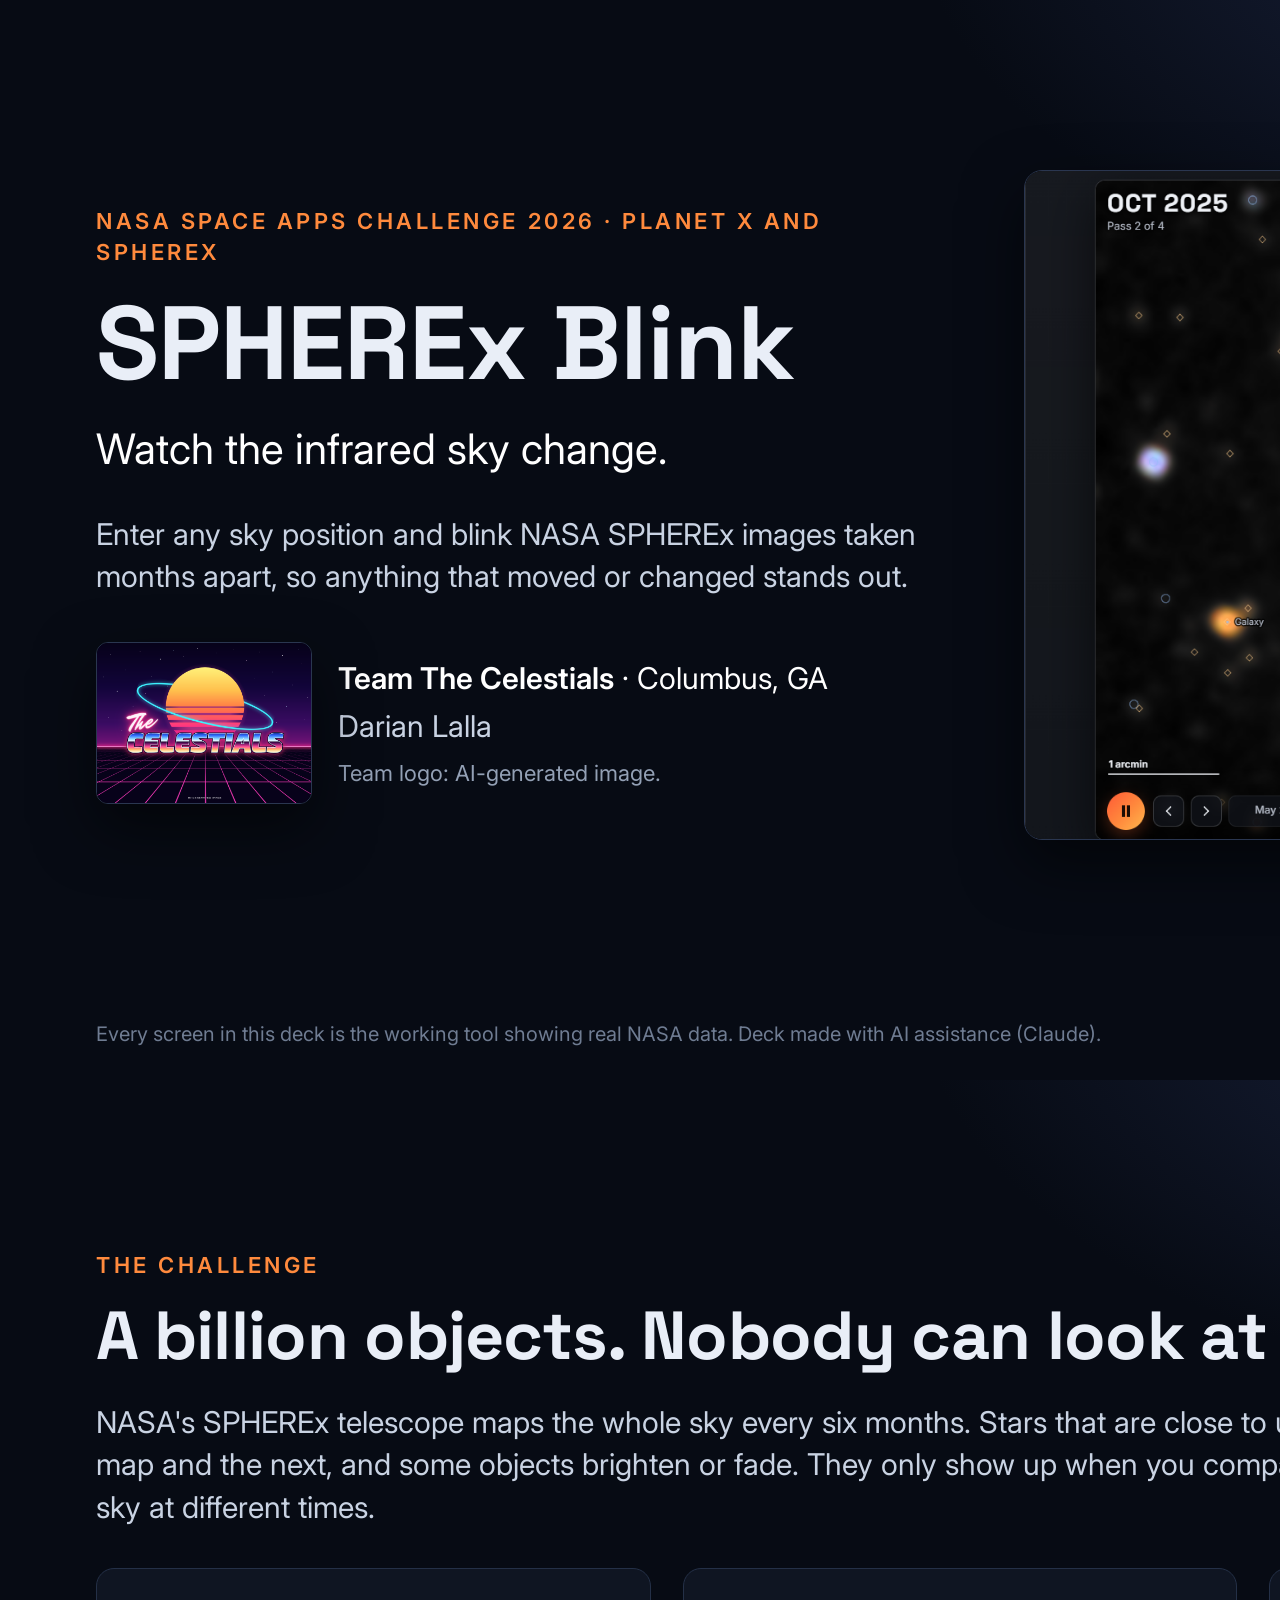
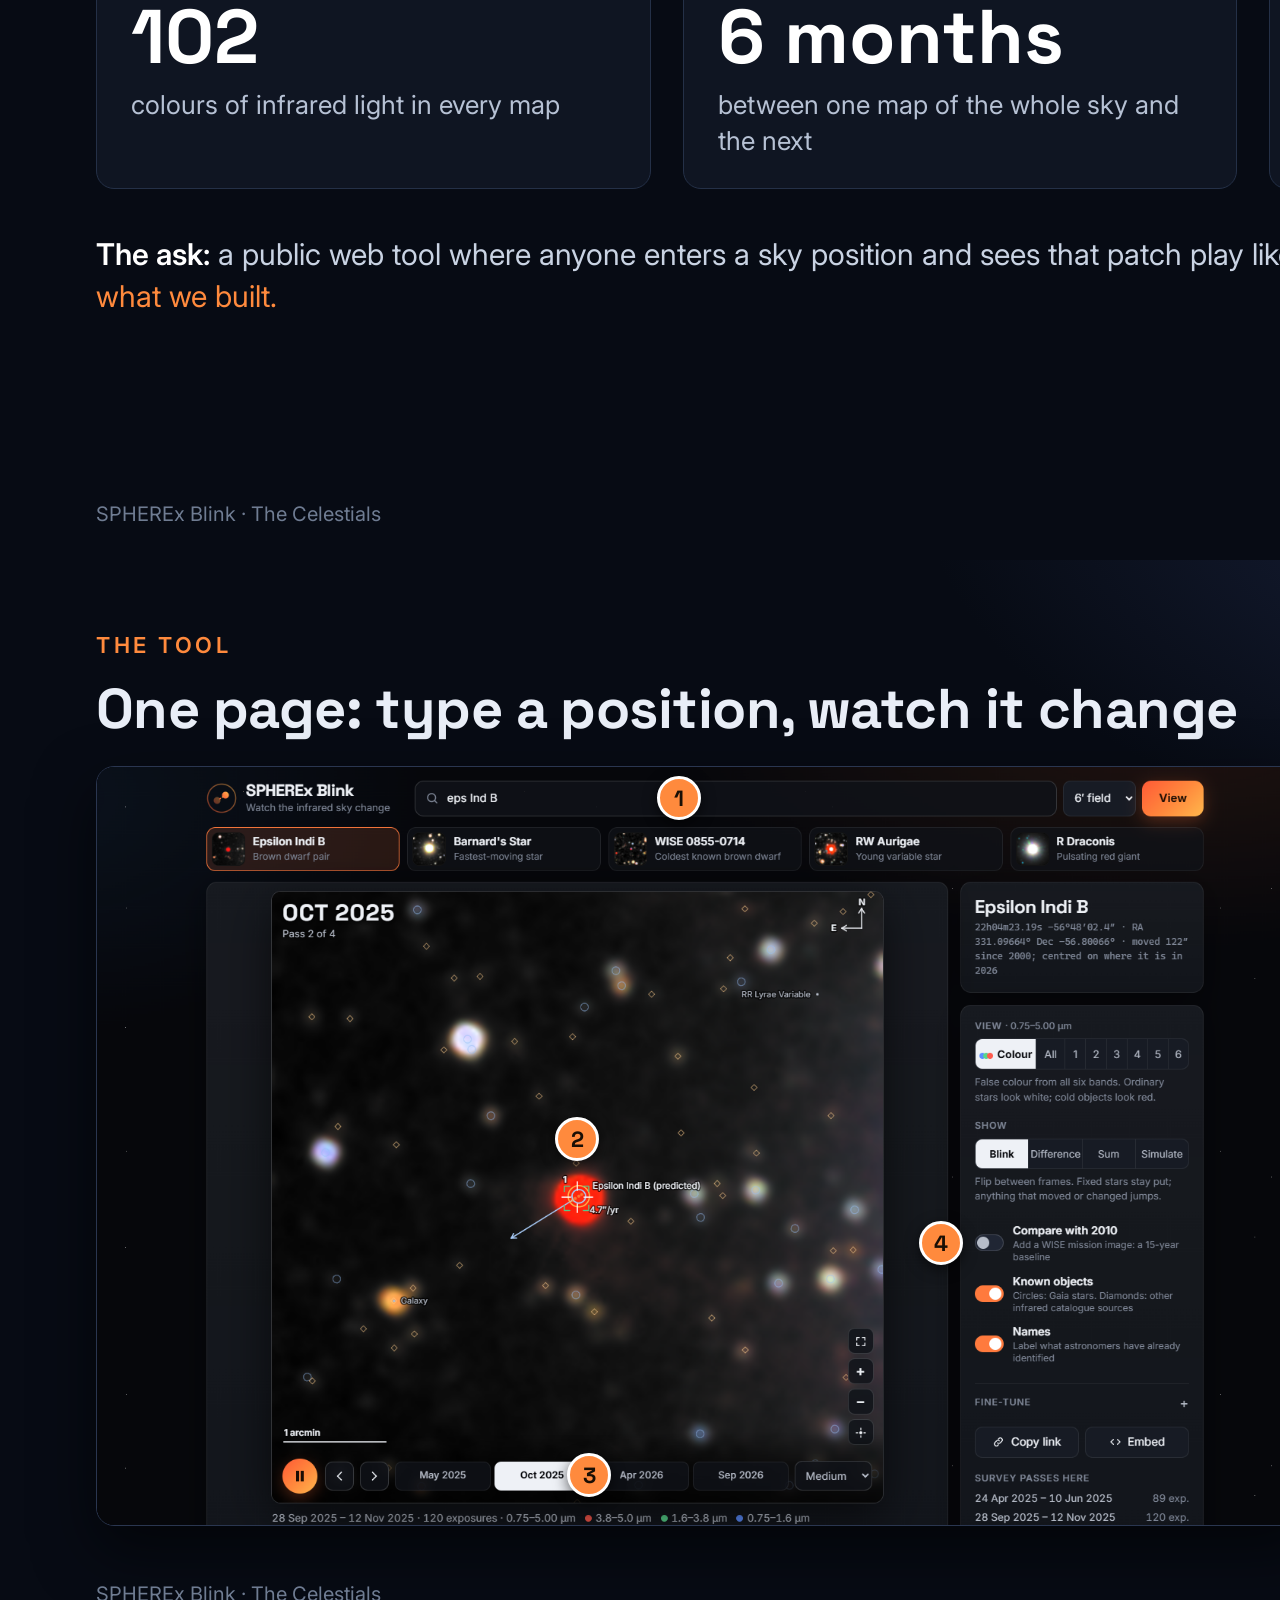
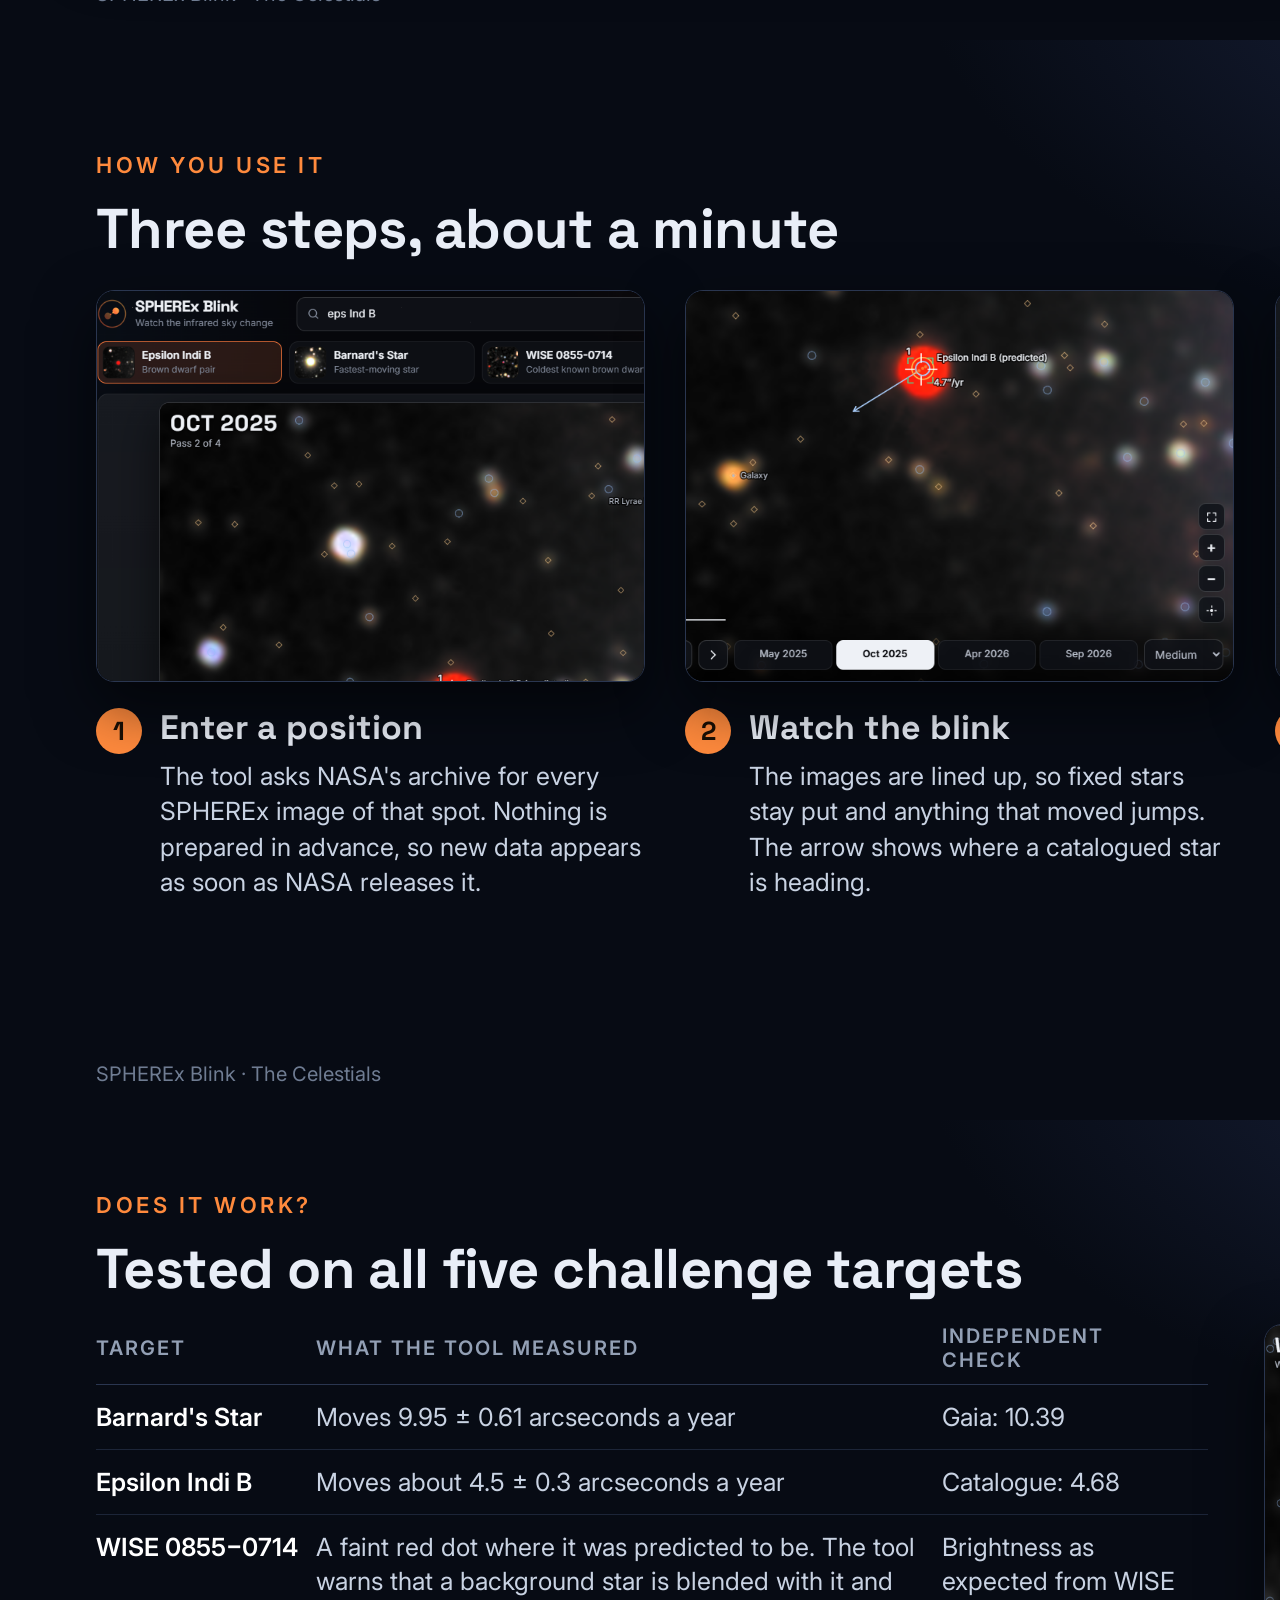
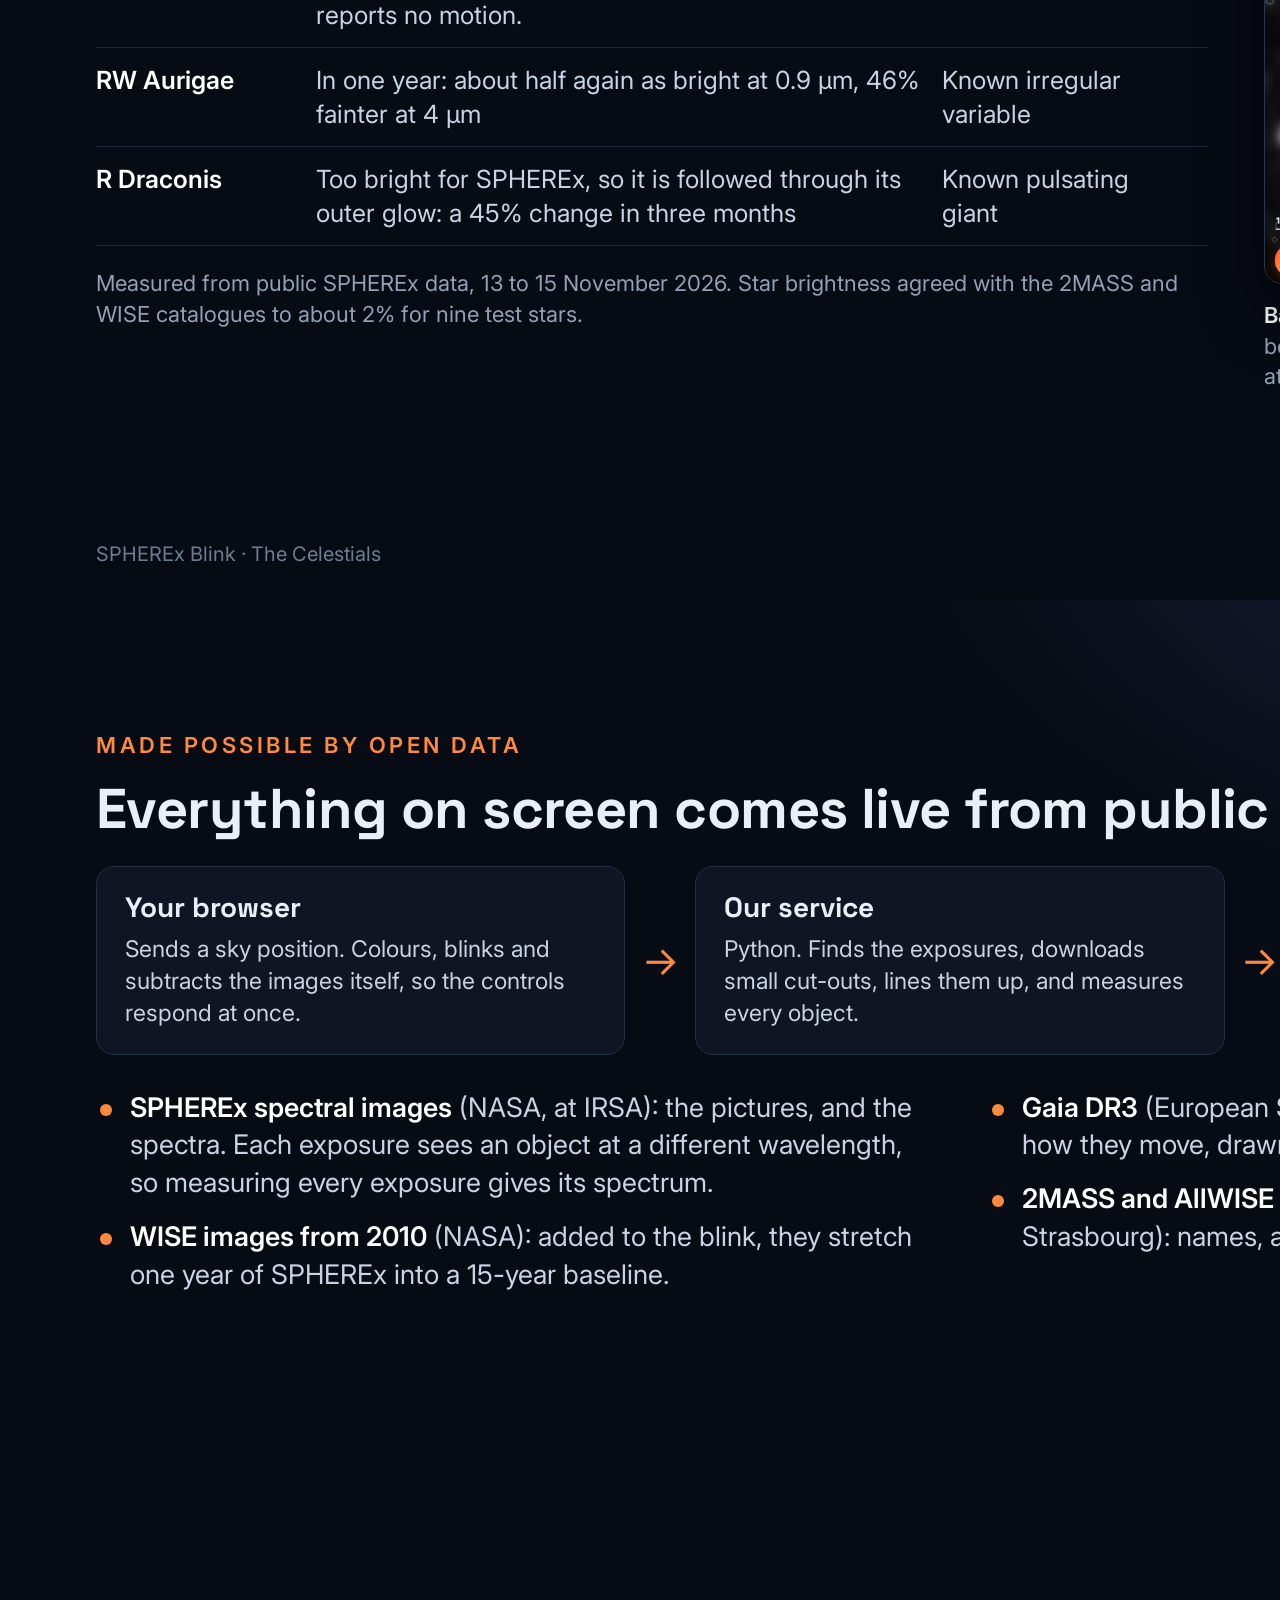
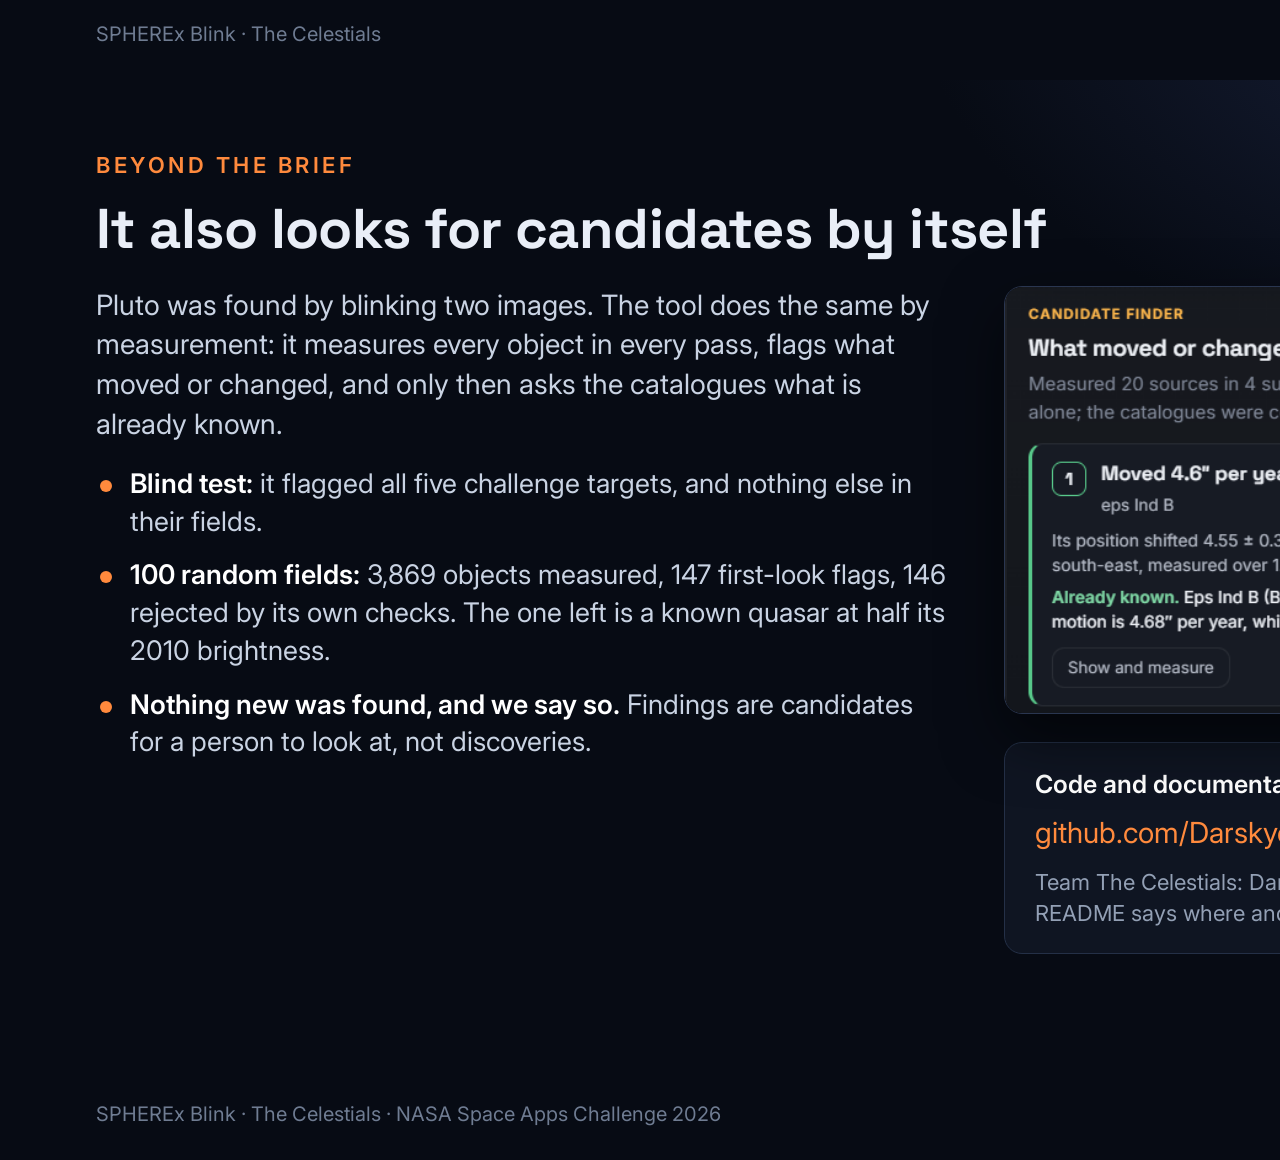
<file: submission/demo/deck.html>
<!doctype html>
<!--
  SPHEREx Blink: demo deck (7 slides) for the 2026 NASA Space Apps Challenge, "Planet X and SPHEREx".
  Team The Celestials.

  Made with AI assistance: Claude (Anthropic), through Claude Code, wrote this file under the team's
  direction. The screenshots in shots/ are captures of the working tool showing real SPHEREx and WISE
  data; they are not AI-generated. The team logo is AI-generated and is labelled as such.

  To make the PDF: open this file in Edge or Chrome and print to PDF with no margins, or run
    msedge --headless=new --no-pdf-header-footer --print-to-pdf=SPHEREx-Blink-demo.pdf deck.html
-->
<html lang="en">
<head>
<meta charset="utf-8">
<meta name="generator" content="Written with AI assistance (Claude, Anthropic)">
<title>SPHEREx Blink: demo</title>
<link href="https://fonts.googleapis.com/css2?family=Inter:wght@400;500;600&family=Space+Grotesk:wght@500;700&display=swap" rel="stylesheet">
<style>
  @page { size: 1920px 1080px; margin: 0; }
  * { box-sizing: border-box; }
  html, body { margin: 0; background: #05080f; }
  body { -webkit-print-color-adjust: exact; print-color-adjust: exact; font-family: 'Inter', system-ui, sans-serif; color: #e9eef7; }
  .slide { position: relative; width: 1920px; height: 1080px; overflow: hidden; page-break-after: always; break-after: page;
           background: radial-gradient(1200px 700px at 85% -10%, #1b2440 0%, rgba(27, 36, 64, 0) 60%), #070b14; padding: 84px 96px 0 96px; }
  .slide:last-child { page-break-after: auto; break-after: auto; }
  .kicker { font-size: 22px; font-weight: 600; letter-spacing: 0.16em; text-transform: uppercase; color: #ff8a3d; margin: 0 0 18px 0; }
  h1 { font-family: 'Space Grotesk', sans-serif; font-weight: 700; font-size: 68px; line-height: 1.08; margin: 0 0 28px 0; letter-spacing: -0.01em; }
  h2 { font-family: 'Space Grotesk', sans-serif; font-weight: 700; font-size: 34px; line-height: 1.2; margin: 0 0 10px 0; }
  p { font-size: 30px; line-height: 1.42; margin: 0 0 20px 0; color: #c9d3e3; }
  .small { font-size: 22px; line-height: 1.4; color: #93a0b5; }
  strong { color: #ffffff; font-weight: 600; }
  .accent { color: #ff8a3d; }
  .foot { position: absolute; left: 96px; right: 96px; bottom: 34px; display: flex; justify-content: space-between; font-size: 20px; color: #6f7c92; }
  .crop { position: relative; overflow: hidden; border-radius: 18px; border: 1px solid #2a3650; background: #000; box-shadow: 0 24px 60px rgba(0, 0, 0, 0.55); }
  .crop img { position: absolute; display: block; max-width: none; }
  .cols { display: flex; gap: 64px; }
  .tile { background: #0f1522; border: 1px solid #243047; border-radius: 18px; padding: 30px 34px; flex: 1; }
  .tile .big { font-family: 'Space Grotesk', sans-serif; font-weight: 700; font-size: 76px; line-height: 1; color: #ffffff; margin-bottom: 12px; }
  .tile .lab { font-size: 26px; line-height: 1.35; color: #b6c1d4; }
  .num { display: inline-flex; align-items: center; justify-content: center; width: 46px; height: 46px; border-radius: 50%; background: #ff8a3d; color: #1a0f05;
         font-family: 'Space Grotesk', sans-serif; font-weight: 700; font-size: 26px; flex: none; }
  .pin { position: absolute; width: 44px; height: 44px; border-radius: 50%; background: #ff8a3d; color: #1a0f05; border: 3px solid #ffffff;
         font-family: 'Space Grotesk', sans-serif; font-weight: 700; font-size: 22px; display: flex; align-items: center; justify-content: center; box-shadow: 0 4px 14px rgba(0, 0, 0, 0.6); }
  .legend { display: flex; flex-direction: column; gap: 26px; }
  .legend .row { display: flex; gap: 20px; align-items: flex-start; }
  .legend .row p { margin: 0; font-size: 27px; line-height: 1.38; }
  table { border-collapse: collapse; width: 100%; }
  th { text-align: left; font-size: 20px; font-weight: 600; letter-spacing: 0.1em; text-transform: uppercase; color: #93a0b5; padding: 0 18px 12px 0; border-bottom: 1px solid #2a3650; }
  td { font-size: 25px; line-height: 1.36; color: #c9d3e3; padding: 15px 18px 15px 0; border-bottom: 1px solid #1c2538; vertical-align: top; }
  td:first-child { color: #ffffff; font-weight: 600; white-space: nowrap; }
  .flow { display: flex; align-items: stretch; gap: 0; margin: 8px 0 34px 0; }
  .flow .box { flex: 1; background: #0f1522; border: 1px solid #243047; border-radius: 18px; padding: 24px 28px; }
  .flow .box h2 { font-size: 28px; }
  .flow .box p { font-size: 23px; line-height: 1.38; margin: 0; }
  .flow .arrow { flex: none; width: 70px; display: flex; align-items: center; justify-content: center; font-size: 40px; color: #ff8a3d; }
  ul { margin: 0; padding: 0; list-style: none; }
  li { font-size: 27px; line-height: 1.4; color: #c9d3e3; margin: 0 0 16px 0; padding-left: 34px; position: relative; }
  li::before { content: ""; position: absolute; left: 4px; top: 15px; width: 12px; height: 12px; border-radius: 50%; background: #ff8a3d; }
</style>
</head>
<body>

<!-- 1. Title -->
<section class="slide" style="padding-top: 0; padding-bottom: 70px; display: flex; flex-direction: column; justify-content: center">
  <div class="cols" style="align-items: center; gap: 72px">
    <div style="flex: 1">
      <p class="kicker">NASA Space Apps Challenge 2026 · Planet X and SPHEREx</p>
      <h1 style="font-size: 104px; margin-bottom: 20px">SPHEREx Blink</h1>
      <p style="font-size: 42px; color: #ffffff; margin-bottom: 34px">Watch the infrared sky change.</p>
      <p>Enter any sky position and blink NASA SPHEREx images taken months apart, so anything that moved or changed stands out.</p>
      <div style="display: flex; gap: 26px; align-items: center; margin-top: 44px">
        <div class="crop" style="width: 216px; height: 162px; border-radius: 12px; flex: none"><img src="../team-logo.png" alt="The Celestials team logo" style="left: 0; top: 0; width: 216px"></div>
        <div>
          <p style="margin: 0 0 6px 0; color: #ffffff"><strong>Team The Celestials</strong> · Columbus, GA</p>
          <p style="margin: 0 0 10px 0">Darian Lalla</p>
          <p class="small" style="margin: 0">Team logo: AI-generated image.</p>
        </div>
      </div>
    </div>
    <div class="crop" style="width: 800px; height: 670px; flex: none"><img src="shots/epsind.png" alt="The tool showing Epsilon Indi B as a red dot among white stars" style="left: -118px; top: -125px; width: 1312px"></div>
  </div>
  <div class="foot"><span>Every screen in this deck is the working tool showing real NASA data. Deck made with AI assistance (Claude).</span><span>1 / 7</span></div>
</section>

<!-- 2. The problem -->
<section class="slide" style="padding-top: 170px">
  <p class="kicker">The challenge</p>
  <h1>A billion objects. Nobody can look at them all.</h1>
  <p style="max-width: 1500px">NASA's SPHEREx telescope maps the whole sky every six months. Stars that are close to us drift between one map and the next, and some objects brighten or fade. They only show up when you compare the same patch of sky at different times.</p>
  <div class="cols" style="gap: 32px; margin: 40px 0 44px 0">
    <div class="tile"><div class="big">102</div><div class="lab">colours of infrared light in every map</div></div>
    <div class="tile"><div class="big">6 months</div><div class="lab">between one map of the whole sky and the next</div></div>
    <div class="tile"><div class="big">1 billion+</div><div class="lab">objects imaged, far too many for any one person</div></div>
  </div>
  <p style="max-width: 1500px"><strong>The ask:</strong> a public web tool where anyone enters a sky position and sees that patch play like a little video. <span class="accent">That is what we built.</span></p>
  <div class="foot"><span>SPHEREx Blink · The Celestials</span><span>2 / 7</span></div>
</section>

<!-- 3. The tool -->
<section class="slide" style="padding-top: 70px">
  <p class="kicker">The tool</p>
  <h1 style="font-size: 56px; margin-bottom: 26px">One page: type a position, watch it change</h1>
  <div class="cols" style="gap: 48px">
    <div class="crop" style="width: 1216px; height: 760px; flex: none">
      <img src="shots/epsind.png" alt="Full view of the tool: search box, example targets, the sky image with a red dot at the centre, and the controls" style="left: 0; top: 0; width: 1216px">
      <div class="pin" style="left: 560px; top: 9px">1</div>
      <div class="pin" style="left: 458px; top: 350px">2</div>
      <div class="pin" style="left: 470px; top: 686px">3</div>
      <div class="pin" style="left: 822px; top: 454px">4</div>
    </div>
    <div class="legend" style="flex: 1; padding-top: 6px">
      <div class="row"><span class="num">1</span><p><strong>Any position or name.</strong> Coordinates, or a name such as "Barnard's Star". Five challenge targets are one click away.</p></div>
      <div class="row"><span class="num">2</span><p><strong>Cold objects glow red.</strong> Ordinary stars are white. This red dot is the brown dwarf pair Epsilon Indi B.</p></div>
      <div class="row"><span class="num">3</span><p><strong>Blink between passes.</strong> Each button is one SPHEREx pass over this spot. Play, step, or change speed.</p></div>
      <div class="row"><span class="num">4</span><p><strong>More ways to look.</strong> Subtract passes, add them, bring in a 2010 image, or mark the stars already known.</p></div>
    </div>
  </div>
  <div class="foot"><span>SPHEREx Blink · The Celestials</span><span>3 / 7</span></div>
</section>

<!-- 4. User experience -->
<section class="slide" style="padding-top: 110px">
  <p class="kicker">How you use it</p>
  <h1 style="font-size: 56px; margin-bottom: 30px">Three steps, about a minute</h1>
  <div class="cols" style="gap: 40px">
    <div style="flex: 1">
      <div class="crop" style="width: 549px; height: 392px; margin-bottom: 26px"><img src="shots/epsind.png" alt="Search box, example targets and the date of the first survey pass" style="left: -104px; top: -7px; width: 1162px"></div>
      <div style="display: flex; gap: 18px; align-items: flex-start"><span class="num">1</span><div><h2>Enter a position</h2><p style="font-size: 25px">The tool asks NASA's archive for every SPHEREx image of that spot. Nothing is prepared in advance, so new data appears as soon as NASA releases it.</p></div></div>
    </div>
    <div style="flex: 1">
      <div class="crop" style="width: 549px; height: 392px; margin-bottom: 26px"><img src="shots/epsind.png" alt="The red dot at the centre of the image with an arrow showing its motion, above the timeline of survey passes" style="left: -257px; top: -362px; width: 1246px"></div>
      <div style="display: flex; gap: 18px; align-items: flex-start"><span class="num">2</span><div><h2>Watch the blink</h2><p style="font-size: 25px">The images are lined up, so fixed stars stay put and anything that moved jumps. The arrow shows where a catalogued star is heading.</p></div></div>
    </div>
    <div style="flex: 1">
      <div class="crop" style="width: 549px; height: 392px; margin-bottom: 26px"><img src="shots/epsind_tall.png" alt="Spectrum chart: brightness against wavelength, one dot per exposure, with peaks near 1.3, 1.6, 2.1 and 4 micrometres" style="left: -133px; top: -1780px; width: 1366px"></div>
      <div style="display: flex; gap: 18px; align-items: flex-start"><span class="num">3</span><div><h2>Click any object</h2><p style="font-size: 25px">You get its spectrum, its brightness over time, how fast it is moving, and what the catalogues already say about it.</p></div></div>
    </div>
  </div>
  <div class="foot"><span>SPHEREx Blink · The Celestials</span><span>4 / 7</span></div>
</section>

<!-- 5. Does it work -->
<section class="slide" style="padding-top: 70px">
  <p class="kicker">Does it work?</p>
  <h1 style="font-size: 56px; margin-bottom: 24px">Tested on all five challenge targets</h1>
  <div class="cols" style="gap: 56px">
    <div style="flex: 1">
      <table>
        <tr><th>Target</th><th>What the tool measured</th><th>Independent check</th></tr>
        <tr><td>Barnard's Star</td><td>Moves 9.95 ± 0.61 arcseconds a year</td><td>Gaia: 10.39</td></tr>
        <tr><td>Epsilon Indi B</td><td>Moves about 4.5 ± 0.3 arcseconds a year</td><td>Catalogue: 4.68</td></tr>
        <tr><td>WISE 0855−0714</td><td>A faint red dot where it was predicted to be. The tool warns that a background star is blended with it and reports no motion.</td><td>Brightness as expected from WISE</td></tr>
        <tr><td>RW Aurigae</td><td>In one year: about half again as bright at 0.9 µm, 46% fainter at 4 µm</td><td>Known irregular variable</td></tr>
        <tr><td>R Draconis</td><td>Too bright for SPHEREx, so it is followed through its outer glow: a 45% change in three months</td><td>Known pulsating giant</td></tr>
      </table>
      <p class="small" style="margin-top: 22px">Measured from public SPHEREx data, 13 to 15 November 2026. Star brightness agreed with the 2MASS and WISE catalogues to about 2% for nine test stars.</p>
    </div>
    <div style="flex: none; width: 560px">
      <div class="crop" style="width: 560px; height: 560px"><img src="shots/barnard_wise.png" alt="WISE image from 2010 with Barnard's Star at the bottom edge and a long arrow to the marked centre, where it is now" style="left: -160px; top: -113px; width: 1113px"></div>
      <p class="small" style="margin-top: 16px"><strong>Barnard's Star, 2010 to now.</strong> The bright star at the bottom is where WISE saw it in 2010. The marked spot at the centre is where SPHEREx sees it today.</p>
    </div>
  </div>
  <div class="foot"><span>SPHEREx Blink · The Celestials</span><span>5 / 7</span></div>
</section>

<!-- 6. Open data -->
<section class="slide" style="padding-top: 130px">
  <p class="kicker">Made possible by open data</p>
  <h1 style="font-size: 56px; margin-bottom: 26px">Everything on screen comes live from public archives</h1>
  <div class="flow">
    <div class="box"><h2>Your browser</h2><p>Sends a sky position. Colours, blinks and subtracts the images itself, so the controls respond at once.</p></div>
    <div class="arrow">→</div>
    <div class="box"><h2>Our service</h2><p>Python. Finds the exposures, downloads small cut-outs, lines them up, and measures every object.</p></div>
    <div class="arrow">→</div>
    <div class="box"><h2>NASA's IRSA archive</h2><p>Holds every SPHEREx image. We read only the part of each file we need, about a twentieth of it.</p></div>
  </div>
  <div class="cols" style="gap: 56px">
    <ul style="flex: 1">
      <li><strong>SPHEREx spectral images</strong> (NASA, at IRSA): the pictures, and the spectra. Each exposure sees an object at a different wavelength, so measuring every exposure gives its spectrum.</li>
      <li><strong>WISE images from 2010</strong> (NASA): added to the blink, they stretch one year of SPHEREx into a 15-year baseline.</li>
    </ul>
    <ul style="flex: 1">
      <li><strong>Gaia DR3</strong> (European Space Agency): the stars already known and how they move, drawn where they were on each image's date.</li>
      <li><strong>2MASS and AllWISE catalogues</strong> (NASA) and <strong>SIMBAD</strong> (CDS, Strasbourg): names, and a check on our brightness measurements.</li>
    </ul>
  </div>
  <div class="foot"><span>SPHEREx Blink · The Celestials</span><span>6 / 7</span></div>
</section>

<!-- 7. Candidate finder and links -->
<section class="slide" style="padding-top: 70px">
  <p class="kicker">Beyond the brief</p>
  <h1 style="font-size: 56px; margin-bottom: 26px">It also looks for candidates by itself</h1>
  <div class="cols" style="gap: 56px">
    <div style="flex: 1">
      <p style="font-size: 28px">Pluto was found by blinking two images. The tool does the same by measurement: it measures every object in every pass, flags what moved or changed, and only then asks the catalogues what is already known.</p>
      <ul>
        <li><strong>Blind test:</strong> it flagged all five challenge targets, and nothing else in their fields.</li>
        <li><strong>100 random fields:</strong> 3,869 objects measured, 147 first-look flags, 146 rejected by its own checks. The one left is a known quasar at half its 2010 brightness.</li>
        <li><strong>Nothing new was found, and we say so.</strong> Findings are candidates for a person to look at, not discoveries.</li>
      </ul>
    </div>
    <div style="flex: none; width: 820px">
      <div class="crop" style="width: 820px; height: 428px"><img src="shots/epsind_tall.png" alt="Candidate finder panel: one finding, moved 4.6 arcseconds per year, already known as the brown dwarf Epsilon Indi B" style="left: -177px; top: -1449px; width: 1968px"></div>
      <div class="tile" style="margin-top: 28px; padding: 24px 30px">
        <p style="font-size: 25px; margin: 0 0 10px 0"><strong>Code and documentation</strong></p>
        <p style="font-size: 29px; margin: 0 0 14px 0; color: #ff8a3d">github.com/Darskye/spherex-blink</p>
        <p class="small" style="margin: 0">Team The Celestials: Darian Lalla. Built with AI assistance (Claude); the README says where and how. Not affiliated with or endorsed by NASA.</p>
      </div>
    </div>
  </div>
  <div class="foot"><span>SPHEREx Blink · The Celestials · NASA Space Apps Challenge 2026</span><span>7 / 7</span></div>
</section>

<script>
  // Preview aid: deck.html?show=1-3 keeps only those slides, for checking a few at a time.
  const show = new URLSearchParams(location.search).get("show");
  if (show) {
    const [a, b] = show.split("-").map(Number);
    document.querySelectorAll(".slide").forEach((s, i) => { if (i + 1 < a || i + 1 > (b || a)) s.remove(); });
  }
</script>
</body>
</html>
</file>
